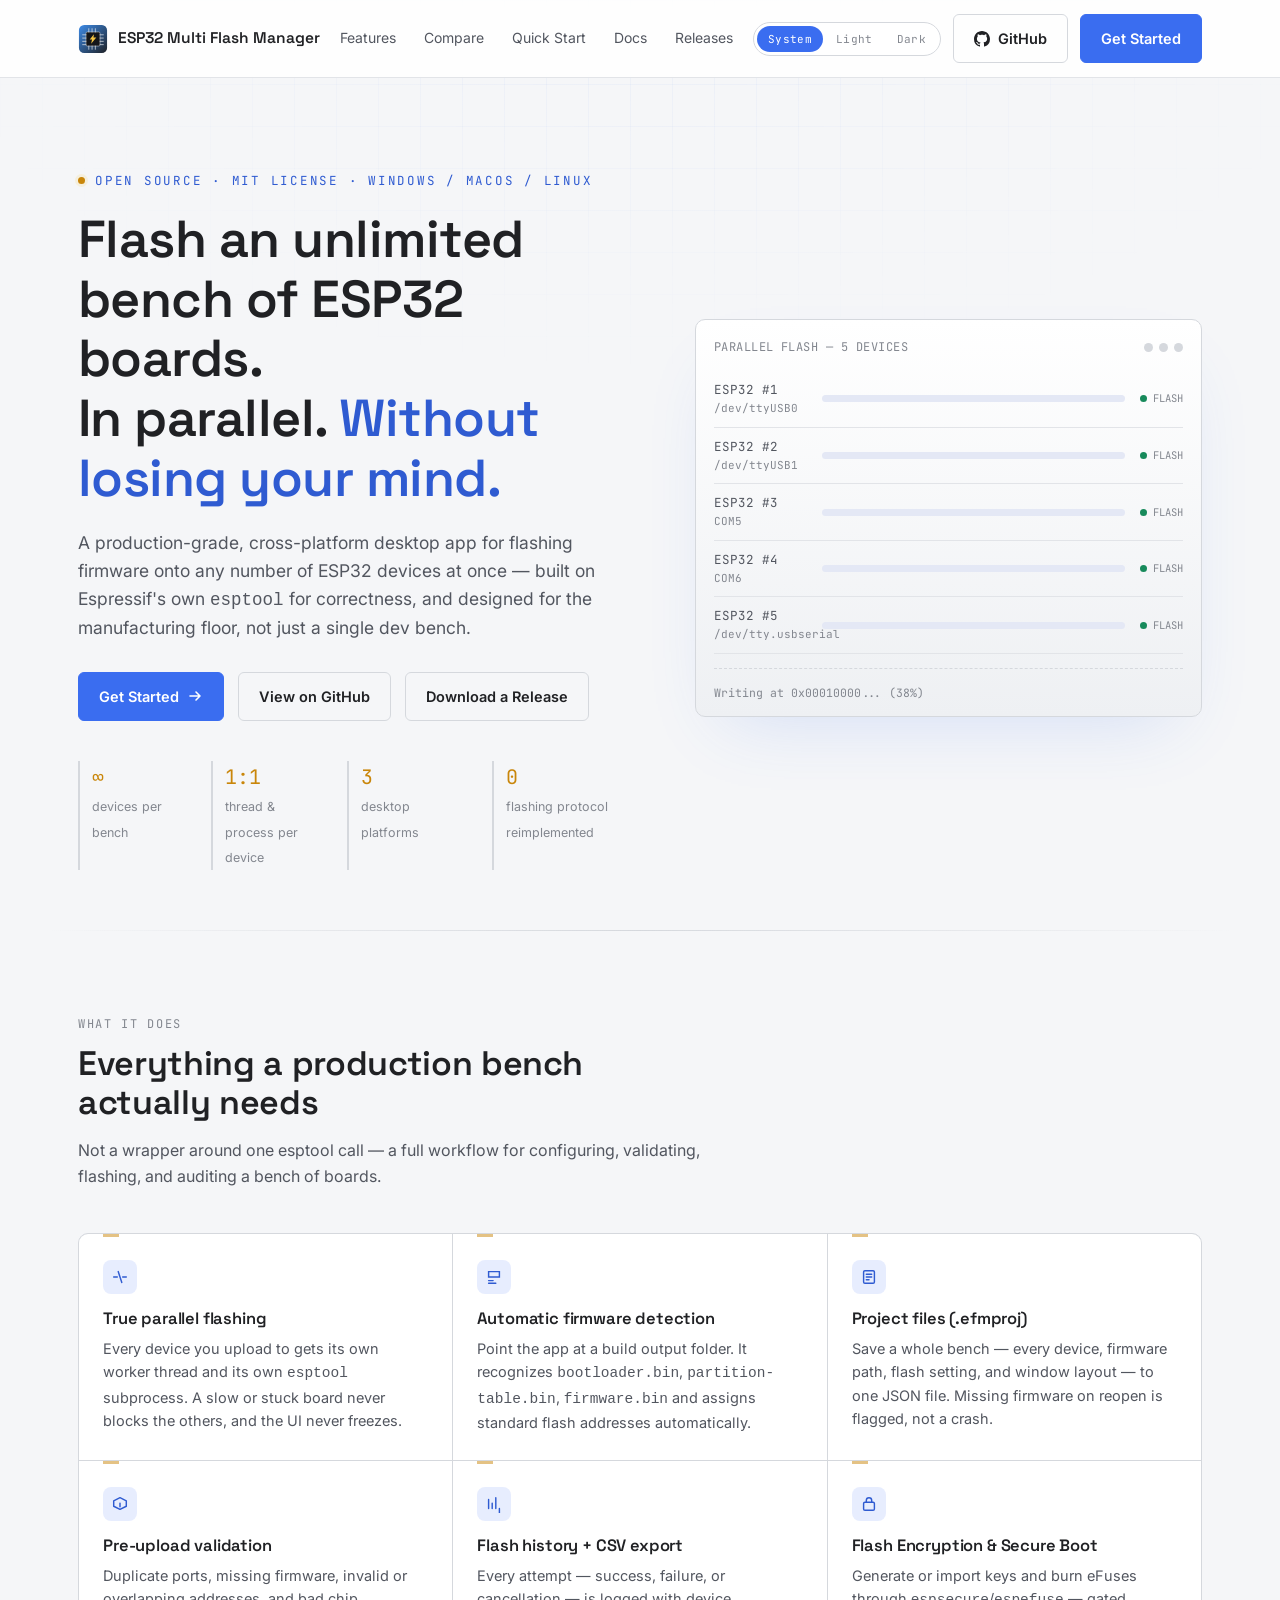
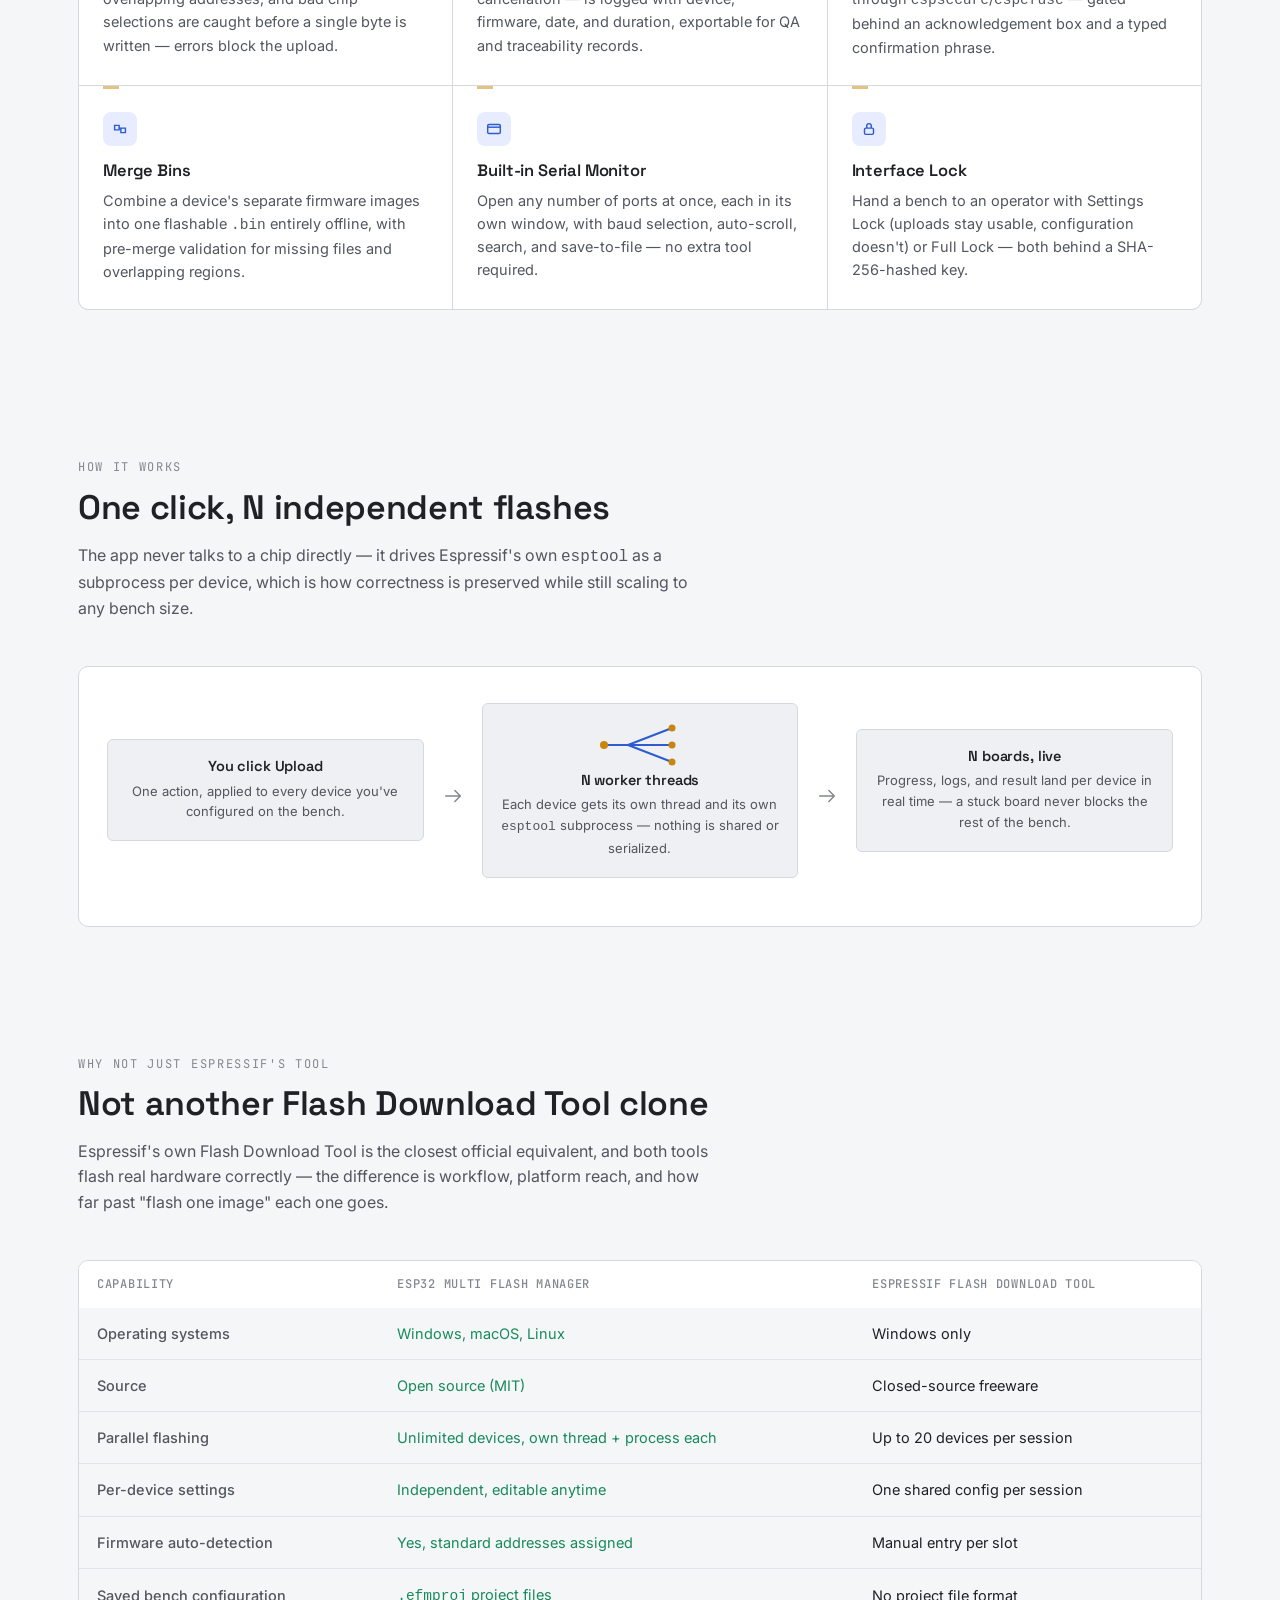
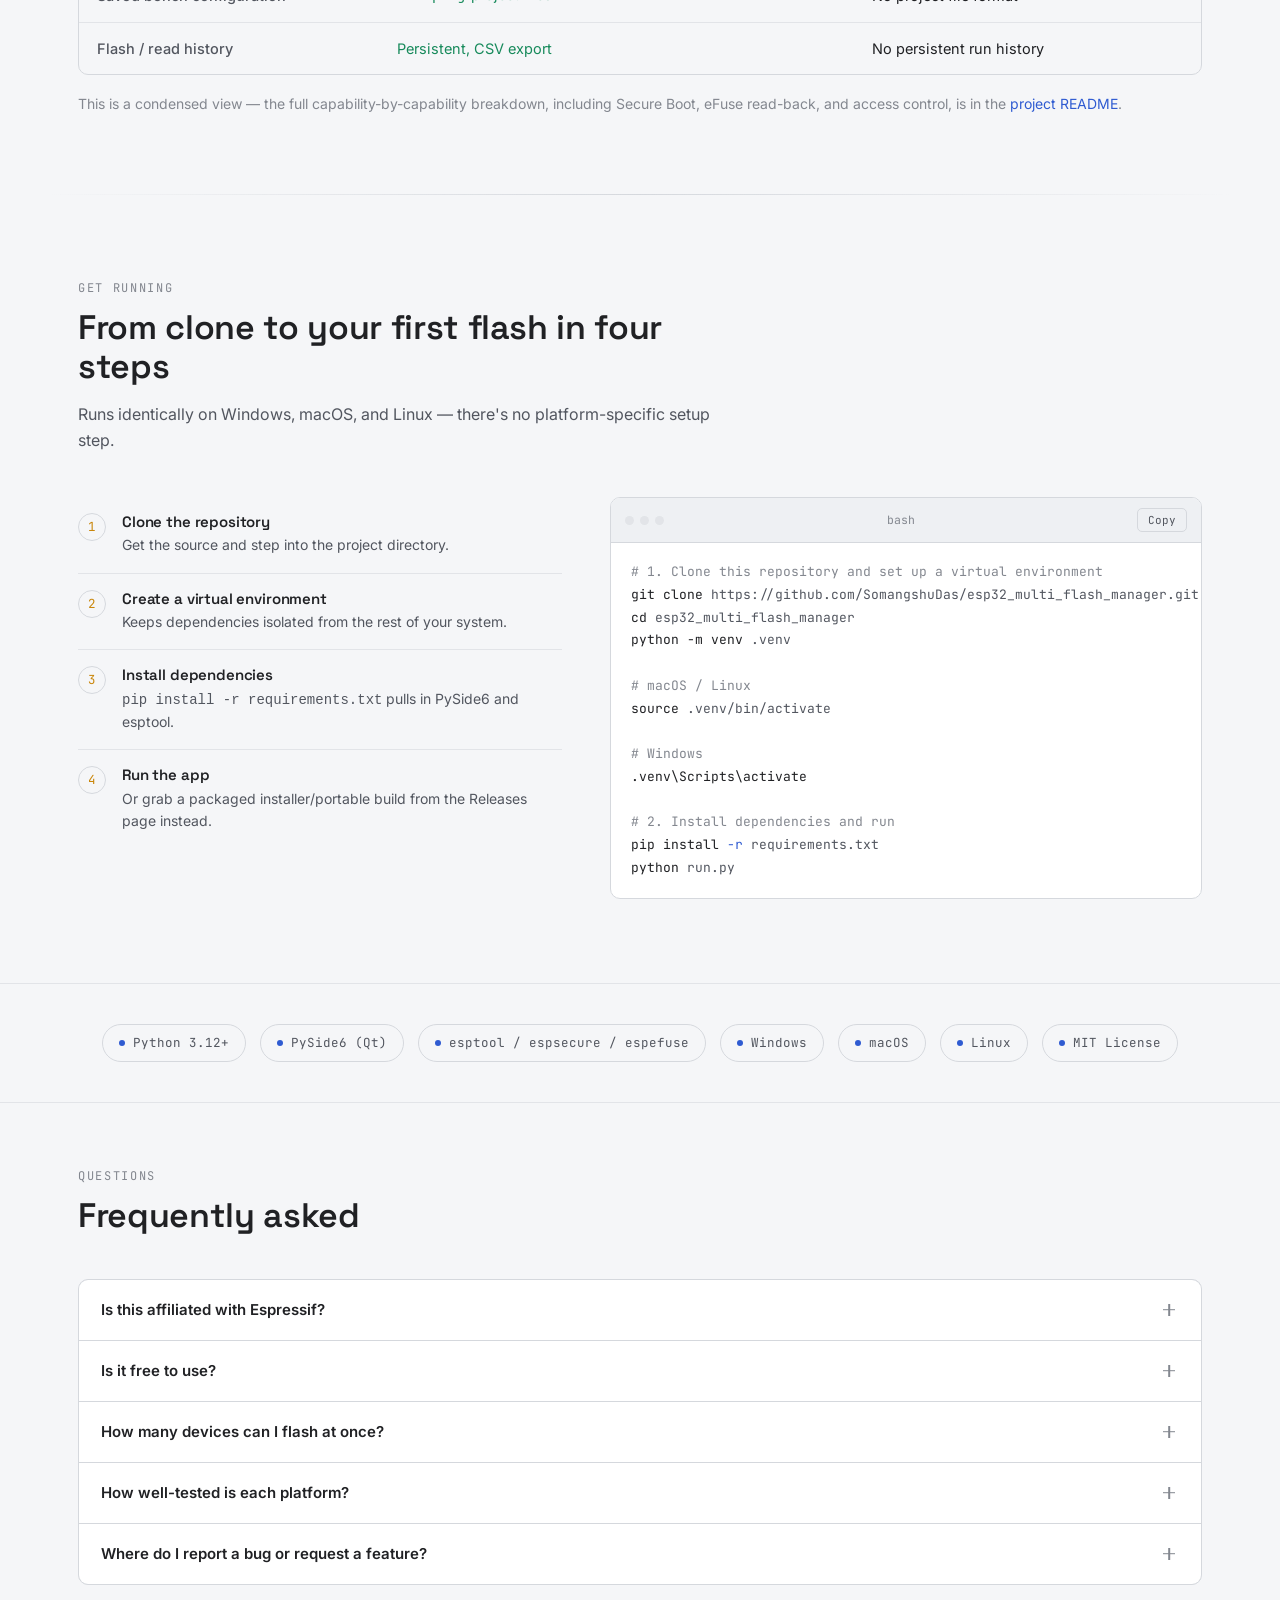
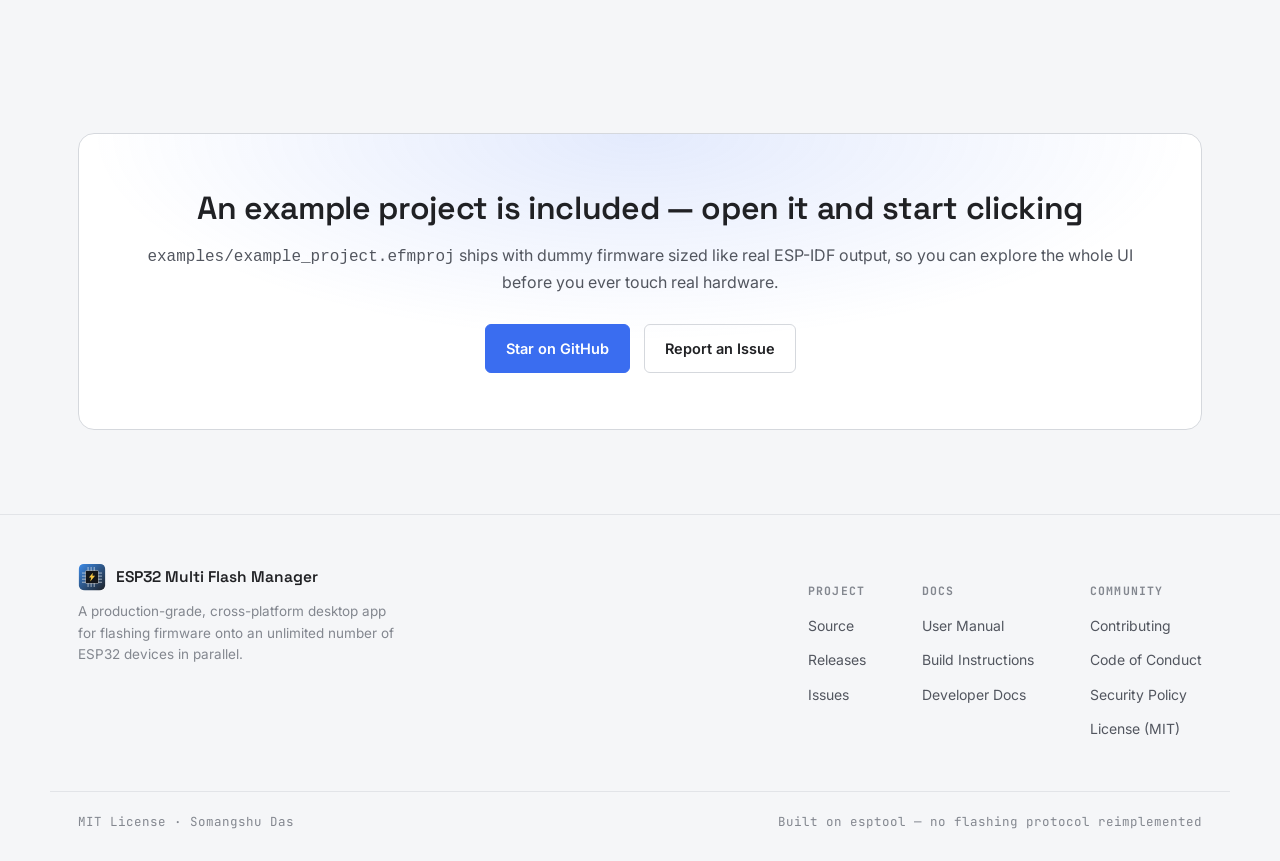
<file: index.html>
<!doctype html>
<html lang="en" class="no-js">
<head>
<meta charset="UTF-8">
<meta name="viewport" content="width=device-width, initial-scale=1">
<title>ESP32 Multi Flash Manager — Flash an unlimited bench of ESP32 boards, in parallel</title>
<meta name="description" content="A production-grade, cross-platform desktop app for flashing firmware onto an unlimited number of ESP32 devices in parallel, built on Espressif's own esptool. Open source, MIT licensed.">
<meta name="keywords" content="ESP32, esptool, firmware flashing, production flashing, batch flashing, secure boot, flash encryption, PySide6, open source">
<meta name="author" content="Somangshu Das">
<meta name="robots" content="index, follow">
<link rel="canonical" href="https://somangshudas.github.io/esp32_multi_flash_manager/">
<meta name="color-scheme" content="dark light">
<meta name="theme-color" content="#0a0c0f" media="(prefers-color-scheme: dark)">
<meta name="theme-color" content="#f5f6f8" media="(prefers-color-scheme: light)">

<link rel="icon" type="image/svg+xml" href="assets/mark.svg">
<link rel="icon" type="image/png" sizes="32x32" href="assets/favicon-32.png">
<link rel="icon" type="image/png" sizes="16x16" href="assets/favicon-16.png">
<link rel="apple-touch-icon" sizes="180x180" href="assets/apple-touch-icon.png">
<link rel="manifest" href="site.webmanifest">
<link rel="preconnect" href="https://fonts.googleapis.com">
<link rel="preconnect" href="https://fonts.gstatic.com" crossorigin>
<link href="https://fonts.googleapis.com/css2?family=Space+Grotesk:wght@500;600;700&family=Inter:wght@400;500;600;700&family=JetBrains+Mono:wght@400;500;600&display=swap" rel="stylesheet">
<link rel="stylesheet" href="css/styles.css">

<!-- Open Graph -->
<meta property="og:title" content="ESP32 Multi Flash Manager">
<meta property="og:description" content="Flash an unlimited bench of ESP32 boards in parallel. Cross-platform, open source, built on esptool.">
<meta property="og:type" content="website">
<meta property="og:url" content="https://somangshudas.github.io/esp32_multi_flash_manager/">
<meta property="og:site_name" content="ESP32 Multi Flash Manager">
<meta property="og:image" content="https://somangshudas.github.io/esp32_multi_flash_manager/assets/og-image.png">
<meta property="og:image:width" content="1200">
<meta property="og:image:height" content="630">
<meta property="og:image:alt" content="ESP32 Multi Flash Manager — flash an unlimited bench of ESP32 boards in parallel">

<!-- Twitter -->
<meta name="twitter:card" content="summary_large_image">
<meta name="twitter:title" content="ESP32 Multi Flash Manager">
<meta name="twitter:description" content="Flash an unlimited bench of ESP32 boards in parallel. Cross-platform, open source, built on esptool.">
<meta name="twitter:image" content="https://somangshudas.github.io/esp32_multi_flash_manager/assets/og-image.png">

<!-- Structured data for search engines -->
<script type="application/ld+json">
{
  "@context": "https://schema.org",
  "@type": "SoftwareApplication",
  "name": "ESP32 Multi Flash Manager",
  "applicationCategory": "DeveloperApplication",
  "operatingSystem": "Windows, macOS, Linux",
  "description": "A production-grade, cross-platform desktop application for flashing firmware onto an unlimited number of ESP32 devices in parallel, built on Espressif's official esptool.",
  "url": "https://somangshudas.github.io/esp32_multi_flash_manager/",
  "downloadUrl": "https://github.com/SomangshuDas/esp32_multi_flash_manager/releases",
  "codeRepository": "https://github.com/SomangshuDas/esp32_multi_flash_manager",
  "license": "https://github.com/SomangshuDas/esp32_multi_flash_manager/blob/main/LICENSE",
  "author": {
    "@type": "Person",
    "name": "Somangshu Das",
    "url": "https://github.com/SomangshuDas"
  },
  "offers": {
    "@type": "Offer",
    "price": "0",
    "priceCurrency": "USD"
  }
}
</script>

<script>
  // Applied synchronously, before CSS paints, to avoid a flash of the
  // wrong theme. Falls back to the OS preference (handled in CSS) when
  // the visitor hasn't chosen Light or Dark explicitly.
  (function () {
    var saved = localStorage.getItem("efm-theme");
    if (saved === "light" || saved === "dark") {
      document.documentElement.setAttribute("data-theme", saved);
    }
  })();
</script>
</head>
<body>

<header class="site-nav">
  <div class="nav-inner container">
    <a class="brand" href="#top">
      <img src="assets/mark.svg" width="30" height="30" alt="">
      ESP32 Multi Flash Manager
    </a>
    <nav class="links">
      <a href="#features">Features</a>
      <a href="#compare">Compare</a>
      <a href="#quick-start">Quick Start</a>
      <a href="https://github.com/SomangshuDas/esp32_multi_flash_manager/tree/main/docs">Docs</a>
      <a href="https://github.com/SomangshuDas/esp32_multi_flash_manager/releases">Releases</a>
    </nav>
    <div class="nav-cta">
      <div class="theme-switch" role="group" aria-label="Theme" id="themeSwitch">
        <button type="button" data-theme-choice="system" aria-pressed="true">System</button>
        <button type="button" data-theme-choice="light" aria-pressed="false">Light</button>
        <button type="button" data-theme-choice="dark" aria-pressed="false">Dark</button>
      </div>
      <a class="btn btn-ghost" href="https://github.com/SomangshuDas/esp32_multi_flash_manager" target="_blank" rel="noopener">
        <svg viewBox="0 0 16 16" fill="currentColor"><path d="M8 0C3.58 0 0 3.58 0 8a8 8 0 0 0 5.47 7.59c.4.08.55-.17.55-.38 0-.19-.01-.82-.01-1.49-2.01.37-2.53-.49-2.69-.94-.09-.23-.48-.94-.82-1.13-.28-.15-.68-.52-.01-.53.63-.01 1.08.58 1.23.82.72 1.21 1.87.87 2.33.66.07-.52.28-.87.51-1.07-1.78-.2-3.64-.89-3.64-3.95 0-.87.31-1.59.82-2.15-.08-.2-.36-1.02.08-2.12 0 0 .67-.21 2.2.82.64-.18 1.32-.27 2-.27.68 0 1.36.09 2 .27 1.53-1.04 2.2-.82 2.2-.82.44 1.1.16 1.92.08 2.12.51.56.82 1.27.82 2.15 0 3.07-1.87 3.75-3.65 3.95.29.25.54.73.54 1.48 0 1.07-.01 1.93-.01 2.2 0 .21.15.46.55.38A8 8 0 0 0 16 8c0-4.42-3.58-8-8-8Z"/></svg>
        GitHub
      </a>
      <a class="btn btn-primary" href="#quick-start">Get Started</a>
    </div>
    <button class="nav-toggle" id="navToggle" aria-label="Toggle menu" aria-expanded="false">
      <svg width="18" height="18" viewBox="0 0 18 18" fill="none"><path d="M2 4.5h14M2 9h14M2 13.5h14" stroke="currentColor" stroke-width="1.6" stroke-linecap="round"/></svg>
    </button>
  </div>
  <div class="mobile-drawer" id="mobileDrawer">
    <a href="#features">Features</a>
    <a href="#how-it-works">How It Works</a>
    <a href="#compare">Compare</a>
    <a href="#quick-start">Quick Start</a>
    <a href="#faq">FAQ</a>
    <a href="https://github.com/SomangshuDas/esp32_multi_flash_manager/tree/main/docs">Docs</a>
    <a href="https://github.com/SomangshuDas/esp32_multi_flash_manager" target="_blank" rel="noopener">GitHub</a>
    <div class="theme-switch" role="group" aria-label="Theme" id="themeSwitchMobile">
      <button type="button" data-theme-choice="system" aria-pressed="true">System</button>
      <button type="button" data-theme-choice="light" aria-pressed="false">Light</button>
      <button type="button" data-theme-choice="dark" aria-pressed="false">Dark</button>
    </div>
  </div>
</header>

<main id="top">

  <!-- ============ HERO ============ -->
  <section class="hero">
    <div class="container hero-inner">
      <div>
        <span class="eyebrow">Open Source · MIT License · Windows / macOS / Linux</span>
        <h1>Flash an unlimited bench of ESP32 boards.<br>In parallel.<span class="accent"> Without losing your mind.</span></h1>
        <p class="lead">
          A production-grade, cross-platform desktop app for flashing firmware onto
          any number of ESP32 devices at once — built on Espressif's own
          <code>esptool</code> for correctness, and designed for the manufacturing
          floor, not just a single dev bench.
        </p>
        <div class="hero-ctas">
          <a class="btn btn-primary" href="#quick-start">
            Get Started
            <svg viewBox="0 0 16 16" fill="none"><path d="M3 8h10M9 4l4 4-4 4" stroke="currentColor" stroke-width="1.6" stroke-linecap="round" stroke-linejoin="round"/></svg>
          </a>
          <a class="btn btn-ghost" href="https://github.com/SomangshuDas/esp32_multi_flash_manager" target="_blank" rel="noopener">View on GitHub</a>
          <a class="btn btn-ghost" href="https://github.com/SomangshuDas/esp32_multi_flash_manager/releases" target="_blank" rel="noopener">Download a Release</a>
        </div>
        <div class="stat-row">
          <div class="stat"><span class="num">∞</span><span class="label">devices per bench</span></div>
          <div class="stat"><span class="num">1:1</span><span class="label">thread &amp; process per device</span></div>
          <div class="stat"><span class="num">3</span><span class="label">desktop platforms</span></div>
          <div class="stat"><span class="num">0</span><span class="label">flashing protocol reimplemented</span></div>
        </div>
      </div>

      <!-- Signature visual: Parallel Flash Console -->
      <div class="console-panel" role="img" aria-label="Illustration of five ESP32 devices flashing in parallel, each with its own progress bar and status indicator">
        <div class="console-head">
          <span class="title">PARALLEL FLASH — 5 DEVICES</span>
          <div class="dots"><span></span><span></span><span></span></div>
        </div>

        <div class="device-row">
          <span class="dev-id">ESP32 #1<span class="port">/dev/ttyUSB0</span></span>
          <div class="bar-track"><div class="bar-fill"></div></div>
          <span class="status-dot">FLASH</span>
        </div>
        <div class="device-row">
          <span class="dev-id">ESP32 #2<span class="port">/dev/ttyUSB1</span></span>
          <div class="bar-track"><div class="bar-fill"></div></div>
          <span class="status-dot">FLASH</span>
        </div>
        <div class="device-row">
          <span class="dev-id">ESP32 #3<span class="port">COM5</span></span>
          <div class="bar-track"><div class="bar-fill"></div></div>
          <span class="status-dot">FLASH</span>
        </div>
        <div class="device-row">
          <span class="dev-id">ESP32 #4<span class="port">COM6</span></span>
          <div class="bar-track"><div class="bar-fill"></div></div>
          <span class="status-dot">FLASH</span>
        </div>
        <div class="device-row">
          <span class="dev-id">ESP32 #5<span class="port">/dev/tty.usbserial</span></span>
          <div class="bar-track"><div class="bar-fill"></div></div>
          <span class="status-dot">FLASH</span>
        </div>

        <div class="console-log" aria-hidden="true">
          <ul>
            <li>Writing at 0x00010000... (38%)</li>
            <li>Writing at 0x00010000... (71%)</li>
            <li class="ok">Hash of data verified. Leaving...</li>
            <li>Writing at 0x00001000... (12%)</li>
          </ul>
        </div>
      </div>
    </div>
  </section>

  <hr class="divider container">

  <!-- ============ FEATURES ============ -->
  <section id="features">
    <div class="container">
      <div class="section-head reveal">
        <span class="section-tag">What it does</span>
        <h2>Everything a production bench actually needs</h2>
        <p>Not a wrapper around one esptool call — a full workflow for configuring, validating, flashing, and auditing a bench of boards.</p>
      </div>

      <div class="feature-grid reveal">

        <article class="feature-card">
          <div class="mark"><svg viewBox="0 0 20 20" fill="none"><path d="M3 10h4M13 10h4M8 4l4 12" stroke="currentColor" stroke-width="1.6" stroke-linecap="round"/></svg></div>
          <h3>True parallel flashing</h3>
          <p>Every device you upload to gets its own worker thread and its own <code>esptool</code> subprocess. A slow or stuck board never blocks the others, and the UI never freezes.</p>
        </article>

        <article class="feature-card">
          <div class="mark"><svg viewBox="0 0 20 20" fill="none"><path d="M4 4h12v6H4zM4 14h5M4 17h8" stroke="currentColor" stroke-width="1.6" stroke-linecap="round"/></svg></div>
          <h3>Automatic firmware detection</h3>
          <p>Point the app at a build output folder. It recognizes <code>bootloader.bin</code>, <code>partition-table.bin</code>, <code>firmware.bin</code> and assigns standard flash addresses automatically.</p>
        </article>

        <article class="feature-card">
          <div class="mark"><svg viewBox="0 0 20 20" fill="none"><rect x="4" y="3" width="12" height="14" rx="1.5" stroke="currentColor" stroke-width="1.6"/><path d="M7 7h6M7 10h6M7 13h3" stroke="currentColor" stroke-width="1.6" stroke-linecap="round"/></svg></div>
          <h3>Project files (.efmproj)</h3>
          <p>Save a whole bench — every device, firmware path, flash setting, and window layout — to one JSON file. Missing firmware on reopen is flagged, not a crash.</p>
        </article>

        <article class="feature-card">
          <div class="mark"><svg viewBox="0 0 20 20" fill="none"><path d="M10 3l7 3.5v6L10 16l-7-3.5v-6L10 3z" stroke="currentColor" stroke-width="1.6" stroke-linejoin="round"/><path d="M10 9v4" stroke="currentColor" stroke-width="1.6" stroke-linecap="round"/></svg></div>
          <h3>Pre-upload validation</h3>
          <p>Duplicate ports, missing firmware, invalid or overlapping addresses, and bad chip selections are caught before a single byte is written — errors block the upload.</p>
        </article>

        <article class="feature-card">
          <div class="mark"><svg viewBox="0 0 20 20" fill="none"><path d="M4 15V5M8 15V9M12 15V3M16 15v7" stroke="currentColor" stroke-width="1.6" stroke-linecap="round"/></svg></div>
          <h3>Flash history + CSV export</h3>
          <p>Every attempt — success, failure, or cancellation — is logged with device, firmware, date, and duration, exportable for QA and traceability records.</p>
        </article>

        <article class="feature-card">
          <div class="mark"><svg viewBox="0 0 20 20" fill="none"><rect x="4" y="8" width="12" height="9" rx="1.5" stroke="currentColor" stroke-width="1.6"/><path d="M7 8V6a3 3 0 0 1 6 0v2" stroke="currentColor" stroke-width="1.6"/></svg></div>
          <h3>Flash Encryption &amp; Secure Boot</h3>
          <p>Generate or import keys and burn eFuses through <code>espsecure</code>/<code>espefuse</code> — gated behind an acknowledgement box and a typed confirmation phrase.</p>
        </article>

        <article class="feature-card">
          <div class="mark"><svg viewBox="0 0 20 20" fill="none"><path d="M4 6h5v5H4zM11 9h5v5h-5z" stroke="currentColor" stroke-width="1.6"/><path d="M9 8.5 11 10" stroke="currentColor" stroke-width="1.6"/></svg></div>
          <h3>Merge Bins</h3>
          <p>Combine a device's separate firmware images into one flashable <code>.bin</code> entirely offline, with pre-merge validation for missing files and overlapping regions.</p>
        </article>

        <article class="feature-card">
          <div class="mark"><svg viewBox="0 0 20 20" fill="none"><rect x="3" y="5" width="14" height="10" rx="1.5" stroke="currentColor" stroke-width="1.6"/><path d="M3 8h14" stroke="currentColor" stroke-width="1.6"/></svg></div>
          <h3>Built-in Serial Monitor</h3>
          <p>Open any number of ports at once, each in its own window, with baud selection, auto-scroll, search, and save-to-file — no extra tool required.</p>
        </article>

        <article class="feature-card">
          <div class="mark"><svg viewBox="0 0 20 20" fill="none"><rect x="5" y="9" width="10" height="7" rx="1.5" stroke="currentColor" stroke-width="1.6"/><path d="M7.5 9V6.5a2.5 2.5 0 0 1 5 0V9" stroke="currentColor" stroke-width="1.6"/></svg></div>
          <h3>Interface Lock</h3>
          <p>Hand a bench to an operator with Settings Lock (uploads stay usable, configuration doesn't) or Full Lock — both behind a SHA-256-hashed key.</p>
        </article>

      </div>
    </div>
  </section>

  <!-- ============ HOW IT WORKS ============ -->
  <section id="how-it-works" class="tight">
    <div class="container">
      <div class="section-head reveal">
        <span class="section-tag">How it works</span>
        <h2>One click, N independent flashes</h2>
        <p>The app never talks to a chip directly — it drives Espressif's own <code>esptool</code> as a subprocess per device, which is how correctness is preserved while still scaling to any bench size.</p>
      </div>

      <div class="pipeline reveal">
        <div class="pipeline-node">
          <div class="node-box">
            <h4>You click Upload</h4>
            <p>One action, applied to every device you've configured on the bench.</p>
          </div>
        </div>

        <div class="pipeline-arrow" aria-hidden="true">
          <svg viewBox="0 0 24 24" fill="none"><path d="M4 12h16M14 6l6 6-6 6" stroke="currentColor" stroke-width="1.6" stroke-linecap="round" stroke-linejoin="round"/></svg>
        </div>

        <div class="pipeline-node">
          <div class="node-box">
            <div class="fanout" aria-hidden="true">
              <svg viewBox="0 0 84 46">
                <path class="trunk" d="M6 23 H30 M30 23 L74 6 M30 23 L74 23 M30 23 L74 40"/>
                <circle class="leaf" cx="6" cy="23" r="4"/>
                <circle class="leaf" cx="74" cy="6" r="3.5"/>
                <circle class="leaf" cx="74" cy="23" r="3.5"/>
                <circle class="leaf" cx="74" cy="40" r="3.5"/>
              </svg>
            </div>
            <h4>N worker threads</h4>
            <p>Each device gets its own thread and its own <code>esptool</code> subprocess — nothing is shared or serialized.</p>
          </div>
        </div>

        <div class="pipeline-arrow" aria-hidden="true">
          <svg viewBox="0 0 24 24" fill="none"><path d="M4 12h16M14 6l6 6-6 6" stroke="currentColor" stroke-width="1.6" stroke-linecap="round" stroke-linejoin="round"/></svg>
        </div>

        <div class="pipeline-node">
          <div class="node-box">
            <h4>N boards, live</h4>
            <p>Progress, logs, and result land per device in real time — a stuck board never blocks the rest of the bench.</p>
          </div>
        </div>
      </div>
    </div>
  </section>

  <!-- ============ COMPARE ============ -->
  <section id="compare" class="tight">
    <div class="container">
      <div class="section-head reveal">
        <span class="section-tag">Why not just Espressif's tool</span>
        <h2>Not another Flash Download Tool clone</h2>
        <p>
          Espressif's own Flash Download Tool is the closest official
          equivalent, and both tools flash real hardware correctly — the
          difference is workflow, platform reach, and how far past
          "flash one image" each one goes.
        </p>
      </div>

      <div class="compare-table-wrap">
        <table class="compare">
          <thead>
            <tr><th>Capability</th><th>ESP32 Multi Flash Manager</th><th>Espressif Flash Download Tool</th></tr>
          </thead>
          <tbody>
            <tr><th scope="row">Operating systems</th><td class="yes">Windows, macOS, Linux</td><td>Windows only</td></tr>
            <tr><th scope="row">Source</th><td class="yes">Open source (MIT)</td><td>Closed-source freeware</td></tr>
            <tr><th scope="row">Parallel flashing</th><td class="yes">Unlimited devices, own thread + process each</td><td>Up to 20 devices per session</td></tr>
            <tr><th scope="row">Per-device settings</th><td class="yes">Independent, editable anytime</td><td>One shared config per session</td></tr>
            <tr><th scope="row">Firmware auto-detection</th><td class="yes">Yes, standard addresses assigned</td><td>Manual entry per slot</td></tr>
            <tr><th scope="row">Saved bench configuration</th><td class="yes"><code>.efmproj</code> project files</td><td>No project file format</td></tr>
            <tr><th scope="row">Flash / read history</th><td class="yes">Persistent, CSV export</td><td>No persistent run history</td></tr>
          </tbody>
        </table>
      </div>
      <p class="compare-foot">
        This is a condensed view — the full capability-by-capability
        breakdown, including Secure Boot, eFuse read-back, and access
        control, is in the
        <a href="https://github.com/SomangshuDas/esp32_multi_flash_manager#esp32-multi-flash-manager-vs-espressif-flash-download-tool" target="_blank" rel="noopener">project README</a>.
      </p>
    </div>
  </section>

  <hr class="divider container">

  <!-- ============ QUICK START ============ -->
  <section id="quick-start">
    <div class="container">
      <div class="section-head reveal">
        <span class="section-tag">Get running</span>
        <h2>From clone to your first flash in four steps</h2>
        <p>Runs identically on Windows, macOS, and Linux — there's no platform-specific setup step.</p>
      </div>

      <div class="quickstart-grid">
        <ol class="step-list">
          <li>
            <div>
              <h4>Clone the repository</h4>
              <p>Get the source and step into the project directory.</p>
            </div>
          </li>
          <li>
            <div>
              <h4>Create a virtual environment</h4>
              <p>Keeps dependencies isolated from the rest of your system.</p>
            </div>
          </li>
          <li>
            <div>
              <h4>Install dependencies</h4>
              <p><code>pip install -r requirements.txt</code> pulls in PySide6 and esptool.</p>
            </div>
          </li>
          <li>
            <div>
              <h4>Run the app</h4>
              <p>Or grab a packaged installer/portable build from the Releases page instead.</p>
            </div>
          </li>
        </ol>

        <div class="terminal">
          <div class="term-head">
            <div class="dots"><span></span><span></span><span></span></div>
            <span class="label">bash</span>
            <button class="copy-btn" id="copyCmd" type="button">Copy</button>
          </div>
          <pre id="cmdBlock"><span class="comment"># 1. Clone this repository and set up a virtual environment</span>
<span class="cmd">git clone</span> https://github.com/SomangshuDas/esp32_multi_flash_manager.git
<span class="cmd">cd</span> esp32_multi_flash_manager
<span class="cmd">python -m venv</span> .venv

<span class="comment"># macOS / Linux</span>
<span class="cmd">source</span> .venv/bin/activate

<span class="comment"># Windows</span>
<span class="cmd">.venv\Scripts\activate</span>

<span class="comment"># 2. Install dependencies and run</span>
<span class="cmd">pip install</span> <span class="flag">-r</span> requirements.txt
<span class="cmd">python</span> run.py</pre>
        </div>
      </div>
    </div>
  </section>

  <!-- ============ PLATFORM BAND ============ -->
  <div class="platform-band">
    <div class="container platform-inner">
      <span class="chip"><span class="sw"></span>Python 3.12+</span>
      <span class="chip"><span class="sw"></span>PySide6 (Qt)</span>
      <span class="chip"><span class="sw"></span>esptool / espsecure / espefuse</span>
      <span class="chip"><span class="sw"></span>Windows</span>
      <span class="chip"><span class="sw"></span>macOS</span>
      <span class="chip"><span class="sw"></span>Linux</span>
      <span class="chip"><span class="sw"></span>MIT License</span>
    </div>
  </div>

  <!-- ============ FAQ ============ -->
  <section id="faq" class="tight">
    <div class="container">
      <div class="section-head reveal">
        <span class="section-tag">Questions</span>
        <h2>Frequently asked</h2>
      </div>

      <div class="faq-list reveal">
        <details class="faq-item">
          <summary>Is this affiliated with Espressif?<span class="plus" aria-hidden="true"></span></summary>
          <div class="faq-body">No. It's an independent open-source project that drives Espressif's own <code>esptool</code>, <code>espsecure</code>, and <code>espefuse</code> as subprocesses — the flashing protocol itself is never reimplemented, so correctness comes from the same tools Espressif's own Flash Download Tool relies on.</div>
        </details>
        <details class="faq-item">
          <summary>Is it free to use?<span class="plus" aria-hidden="true"></span></summary>
          <div class="faq-body">Yes. It's MIT licensed and the source is fully available on <a href="https://github.com/SomangshuDas/esp32_multi_flash_manager" target="_blank" rel="noopener">GitHub</a>. <code>esptool</code>/<code>espsecure</code>/<code>espefuse</code> remain separate GPLv2 dependencies.</div>
        </details>
        <details class="faq-item">
          <summary>How many devices can I flash at once?<span class="plus" aria-hidden="true"></span></summary>
          <div class="faq-body">There's no hard-coded limit — every device gets its own thread and its own <code>esptool</code> subprocess. In practice the ceiling is your USB hubs and host machine, not the app.</div>
        </details>
        <details class="faq-item">
          <summary>How well-tested is each platform?<span class="plus" aria-hidden="true"></span></summary>
          <div class="faq-body">Windows 10 is tested. Linux and macOS installers are not yet tested on real hardware by the maintainer (no Apple hardware available), though the app itself runs identically on all three. If you hit an issue on Linux or macOS, reports are welcome.</div>
        </details>
        <details class="faq-item">
          <summary>Where do I report a bug or request a feature?<span class="plus" aria-hidden="true"></span></summary>
          <div class="faq-body">Open an issue on <a href="https://github.com/SomangshuDas/esp32_multi_flash_manager/issues" target="_blank" rel="noopener">GitHub Issues</a>. See <a href="https://github.com/SomangshuDas/esp32_multi_flash_manager/blob/main/CONTRIBUTING.md" target="_blank" rel="noopener">CONTRIBUTING.md</a> if you'd like to submit a fix yourself.</div>
        </details>
      </div>
    </div>
  </section>

  <!-- ============ CTA BAND ============ -->
  <section>
    <div class="container">
      <div class="cta-band reveal">
        <h2>An example project is included — open it and start clicking</h2>
        <p><code>examples/example_project.efmproj</code> ships with dummy firmware sized like real ESP-IDF output, so you can explore the whole UI before you ever touch real hardware.</p>
        <div class="hero-ctas">
          <a class="btn btn-primary" href="https://github.com/SomangshuDas/esp32_multi_flash_manager" target="_blank" rel="noopener">Star on GitHub</a>
          <a class="btn btn-ghost" href="https://github.com/SomangshuDas/esp32_multi_flash_manager/issues" target="_blank" rel="noopener">Report an Issue</a>
        </div>
      </div>
    </div>
  </section>

</main>

<footer>
  <div class="container footer-inner">
    <div class="footer-brand">
      <a class="brand" href="#top">
        <img src="assets/mark.svg" width="28" height="28" alt="">
        ESP32 Multi Flash Manager
      </a>
      <p>A production-grade, cross-platform desktop app for flashing firmware onto an unlimited number of ESP32 devices in parallel.</p>
    </div>
    <div class="footer-cols">
      <div class="footer-col">
        <h5>Project</h5>
        <ul>
          <li><a href="https://github.com/SomangshuDas/esp32_multi_flash_manager" target="_blank" rel="noopener">Source</a></li>
          <li><a href="https://github.com/SomangshuDas/esp32_multi_flash_manager/releases" target="_blank" rel="noopener">Releases</a></li>
          <li><a href="https://github.com/SomangshuDas/esp32_multi_flash_manager/issues" target="_blank" rel="noopener">Issues</a></li>
        </ul>
      </div>
      <div class="footer-col">
        <h5>Docs</h5>
        <ul>
          <li><a href="https://github.com/SomangshuDas/esp32_multi_flash_manager/blob/main/docs/USER_MANUAL.md" target="_blank" rel="noopener">User Manual</a></li>
          <li><a href="https://github.com/SomangshuDas/esp32_multi_flash_manager/blob/main/docs/BUILD_INSTRUCTIONS.md" target="_blank" rel="noopener">Build Instructions</a></li>
          <li><a href="https://github.com/SomangshuDas/esp32_multi_flash_manager/blob/main/docs/DEVELOPER_DOCUMENTATION.md" target="_blank" rel="noopener">Developer Docs</a></li>
        </ul>
      </div>
      <div class="footer-col">
        <h5>Community</h5>
        <ul>
          <li><a href="https://github.com/SomangshuDas/esp32_multi_flash_manager/blob/main/CONTRIBUTING.md" target="_blank" rel="noopener">Contributing</a></li>
          <li><a href="https://github.com/SomangshuDas/esp32_multi_flash_manager/blob/main/CODE_OF_CONDUCT.md" target="_blank" rel="noopener">Code of Conduct</a></li>
          <li><a href="https://github.com/SomangshuDas/esp32_multi_flash_manager/blob/main/SECURITY.md" target="_blank" rel="noopener">Security Policy</a></li>
          <li><a href="LICENSE">License (MIT)</a></li>
        </ul>
      </div>
    </div>
  </div>
  <div class="container footer-bottom">
    <span><a href="LICENSE">MIT License</a> · Somangshu Das</span>
    <span>Built on esptool — no flashing protocol reimplemented</span>
  </div>
</footer>

<script src="js/main.js"></script>
</body>
</html>
</file>
<file: css/styles.css>
/* ============================================================
   ESP32 Multi Flash Manager — marketing site
   Design tokens are derived from the app's own icon and theme
   files (resources/icons/app_icon.svg, resources/themes/*.qss):
   the same blue/amber/near-black palette the desktop app uses.
   ============================================================ */

:root {
  /* Surfaces */
  --bg: #0a0c0f;
  --bg-panel: #12151a;
  --bg-panel-2: #171b21;
  --bg-panel-3: #1c2129;
  --line: #232830;
  --line-soft: #1a1e25;

  /* Accents (pulled from the app icon: blue body, amber bolt, green = "connected") */
  --blue: #3a6df0;
  --blue-bright: #6690ff;
  --blue-dim: #23407e;
  --amber: #f5c542;
  --green: #35c98f;
  --red: #ef5350;

  /* Text */
  --text: #e8eaed;
  --text-dim: #9aa2ac;
  --text-faint: #5b6270;

  /* Type */
  --font-display: 'Space Grotesk', 'Segoe UI', sans-serif;
  --font-body: 'Inter', 'Segoe UI', sans-serif;
  --font-mono: 'JetBrains Mono', 'SFMono-Regular', Consolas, monospace;

  --nav-bg: rgba(10, 12, 15, 0.82);
  --shadow-glow: rgba(58, 109, 240, 0.35);

  --radius: 10px;
  --radius-sm: 6px;
  --container: 1180px;

  color-scheme: dark;
}

/* Light theme — colors taken directly from the app's own resources/themes/light.qss,
   not invented separately, so the site's "Light" mode matches what Light mode
   actually looks like inside the desktop app. */
:root[data-theme="light"],
:root:not([data-theme]) {
  --bg: #0a0c0f;
}
:root[data-theme="light"] {
  --bg: #f5f6f8;
  --bg-panel: #ffffff;
  --bg-panel-2: #eef0f3;
  --bg-panel-3: #e4e8f5;
  --line: #d5d8dd;
  --line-soft: #e2e4e8;

  --blue: #3a6df0;
  --blue-bright: #2f5bd1;
  --blue-dim: #c7d6fb;
  --amber: #c9860a;
  --green: #178a5b;
  --red: #d9463b;

  --text: #202124;
  --text-dim: #52565f;
  --text-faint: #83878f;

  --nav-bg: rgba(255, 255, 255, 0.86);
  --shadow-glow: rgba(58, 109, 240, 0.18);
  color-scheme: light;
}

@media (prefers-color-scheme: light) {
  :root:not([data-theme]) {
    --bg: #f5f6f8;
    --bg-panel: #ffffff;
    --bg-panel-2: #eef0f3;
    --bg-panel-3: #e4e8f5;
    --line: #d5d8dd;
    --line-soft: #e2e4e8;

    --blue: #3a6df0;
    --blue-bright: #2f5bd1;
    --blue-dim: #c7d6fb;
    --amber: #c9860a;
    --green: #178a5b;
    --red: #d9463b;

    --text: #202124;
    --text-dim: #52565f;
    --text-faint: #83878f;

    --nav-bg: rgba(255, 255, 255, 0.86);
    --shadow-glow: rgba(58, 109, 240, 0.18);
    color-scheme: light;
  }
}

* { box-sizing: border-box; }

html { scroll-behavior: smooth; }

@media (prefers-reduced-motion: reduce) {
  html { scroll-behavior: auto; }
  *, *::before, *::after {
    animation-duration: 0.001ms !important;
    animation-iteration-count: 1 !important;
    transition-duration: 0.001ms !important;
    scroll-behavior: auto !important;
  }
}

body {
  margin: 0;
  background: var(--bg);
  color: var(--text);
  font-family: var(--font-body);
  font-size: 16px;
  line-height: 1.6;
  -webkit-font-smoothing: antialiased;
  transition: background-color 0.25s ease, color 0.25s ease;
}

/* Faint schematic grid wash behind the whole page */
body::before {
  content: "";
  position: fixed;
  inset: 0;
  z-index: -1;
  background-image:
    linear-gradient(rgba(58, 109, 240, 0.05) 1px, transparent 1px),
    linear-gradient(90deg, rgba(58, 109, 240, 0.05) 1px, transparent 1px);
  background-size: 42px 42px;
  mask-image: radial-gradient(ellipse 80% 60% at 50% 0%, black 0%, transparent 70%);
  -webkit-mask-image: radial-gradient(ellipse 80% 60% at 50% 0%, black 0%, transparent 70%);
}

h1, h2, h3, h4 {
  font-family: var(--font-display);
  font-weight: 600;
  line-height: 1.15;
  margin: 0;
  letter-spacing: -0.01em;
}

a { color: inherit; text-decoration: none; }

.container {
  max-width: var(--container);
  margin: 0 auto;
  padding: 0 28px;
}

.eyebrow {
  font-family: var(--font-mono);
  font-size: 12.5px;
  letter-spacing: 0.14em;
  text-transform: uppercase;
  color: var(--blue-bright);
  display: inline-flex;
  align-items: center;
  gap: 10px;
}
.eyebrow::before {
  content: "";
  width: 7px;
  height: 7px;
  border-radius: 50%;
  background: var(--amber);
  box-shadow: 0 0 0 3px rgba(245, 197, 66, 0.15);
}

.section-tag {
  display: block;
  font-family: var(--font-mono);
  font-size: 12px;
  letter-spacing: 0.14em;
  text-transform: uppercase;
  color: var(--text-faint);
  margin-bottom: 10px;
}

/* ---------- Buttons ---------- */
.btn {
  display: inline-flex;
  align-items: center;
  gap: 8px;
  font-family: var(--font-body);
  font-weight: 600;
  font-size: 14.5px;
  padding: 12px 20px;
  border-radius: var(--radius-sm);
  border: 1px solid transparent;
  cursor: pointer;
  transition: background 0.15s ease, border-color 0.15s ease, transform 0.1s ease;
}
.btn:active { transform: translateY(1px); }

.btn-primary {
  background: var(--blue);
  color: #fff;
  border-color: var(--blue);
}
.btn-primary:hover { background: var(--blue-bright); border-color: var(--blue-bright); }

.btn-ghost {
  background: transparent;
  color: var(--text);
  border-color: var(--line);
}
.btn-ghost:hover { border-color: var(--text-faint); background: var(--bg-panel); }

.btn svg { width: 16px; height: 16px; flex-shrink: 0; }

/* ---------- Nav ---------- */
header.site-nav {
  position: sticky;
  top: 0;
  z-index: 50;
  background: var(--nav-bg);
  backdrop-filter: blur(10px);
  border-bottom: 1px solid var(--line-soft);
  transition: background-color 0.25s ease, border-color 0.25s ease;
}
.nav-inner {
  display: flex;
  align-items: center;
  justify-content: space-between;
  padding: 14px 28px;
}
.brand {
  display: flex;
  align-items: center;
  gap: 10px;
  font-family: var(--font-display);
  font-weight: 600;
  font-size: 15.5px;
}
.brand img { display: block; border-radius: 7px; }
.brand .sub { color: var(--text-faint); font-weight: 400; }

nav.links {
  display: flex;
  align-items: center;
  gap: 28px;
  font-size: 14px;
  color: var(--text-dim);
}
nav.links a:hover { color: var(--text); }
.nav-cta { display: flex; align-items: center; gap: 12px; }

/* ---------- Theme switch (System / Light / Dark — mirrors the app's own
   Settings option, which defaults to System Default) ---------- */
.theme-switch {
  display: inline-flex;
  align-items: center;
  background: var(--bg-panel);
  border: 1px solid var(--line);
  border-radius: 999px;
  padding: 3px;
  gap: 2px;
}
.theme-switch button {
  border: none;
  background: transparent;
  color: var(--text-faint);
  font-family: var(--font-mono);
  font-size: 11px;
  letter-spacing: 0.03em;
  padding: 6px 11px;
  border-radius: 999px;
  cursor: pointer;
  transition: background-color 0.15s ease, color 0.15s ease;
}
.theme-switch button:hover { color: var(--text); }
.theme-switch button[aria-pressed="true"] {
  background: var(--blue);
  color: #fff;
}

.nav-toggle {
  display: none;
  background: none;
  border: 1px solid var(--line);
  border-radius: var(--radius-sm);
  color: var(--text);
  width: 38px;
  height: 38px;
  align-items: center;
  justify-content: center;
  cursor: pointer;
}

@media (max-width: 880px) {
  nav.links { display: none; }
  .nav-toggle { display: flex; }
  .nav-cta .btn-ghost { display: none; }
}

/* ---------- Hero ---------- */
.hero {
  padding: 88px 0 60px;
  position: relative;
  overflow: hidden;
}
.hero-inner {
  display: grid;
  grid-template-columns: 1.05fr 0.95fr;
  gap: 56px;
  align-items: center;
}
.hero h1 {
  font-size: clamp(34px, 4.4vw, 52px);
  margin: 18px 0 20px;
}
.hero h1 .accent { color: var(--blue-bright); }
.hero p.lead {
  font-size: 17.5px;
  color: var(--text-dim);
  max-width: 54ch;
  margin-bottom: 30px;
}
.hero-ctas { display: flex; gap: 14px; flex-wrap: wrap; margin-bottom: 40px; }

.stat-row {
  display: grid;
  grid-template-columns: repeat(4, auto);
  gap: 28px;
}
.stat { border-left: 2px solid var(--line); padding-left: 12px; }
.stat .num {
  font-family: var(--font-mono);
  font-size: 20px;
  color: var(--amber);
  display: block;
}
.stat .label {
  font-size: 12.5px;
  color: var(--text-faint);
}

@media (max-width: 980px) {
  .hero-inner { grid-template-columns: 1fr; }
  .stat-row { grid-template-columns: repeat(2, auto); row-gap: 18px; }
}

/* ---------- Signature visual: Parallel Flash Console ---------- */
.console-panel {
  background: linear-gradient(180deg, var(--bg-panel), var(--bg-panel-2));
  border: 1px solid var(--line);
  border-radius: var(--radius);
  padding: 18px 18px 14px;
  box-shadow: 0 30px 70px -30px var(--shadow-glow);
}
.console-panel .console-head {
  display: flex;
  align-items: center;
  justify-content: space-between;
  margin-bottom: 14px;
}
.console-panel .console-head .dots { display: flex; gap: 6px; }
.console-panel .console-head .dots span {
  width: 9px; height: 9px; border-radius: 50%; background: var(--line);
}
.console-panel .console-head .title {
  font-family: var(--font-mono);
  font-size: 12px;
  color: var(--text-faint);
  letter-spacing: 0.04em;
}

.device-row {
  display: grid;
  grid-template-columns: 96px 1fr 46px;
  align-items: center;
  gap: 12px;
  padding: 9px 0;
  border-bottom: 1px solid var(--line-soft);
}
.device-row:last-of-type { border-bottom: none; }
.device-row .dev-id {
  font-family: var(--font-mono);
  font-size: 12.5px;
  color: var(--text-dim);
}
.device-row .dev-id .port { color: var(--text-faint); display: block; font-size: 11px; }

.bar-track {
  height: 7px;
  background: var(--bg-panel-3);
  border-radius: 4px;
  overflow: hidden;
  position: relative;
}
.bar-fill {
  position: absolute;
  inset: 0 auto 0 0;
  width: 0%;
  border-radius: 4px;
  background: linear-gradient(90deg, var(--blue), var(--blue-bright));
  animation: fillbar 4.2s cubic-bezier(.4,0,.2,1) infinite;
}
.device-row:nth-child(1) .bar-fill { animation-delay: 0s; }
.device-row:nth-child(2) .bar-fill { animation-delay: .5s; background: linear-gradient(90deg, var(--amber), #ffd873); }
.device-row:nth-child(3) .bar-fill { animation-delay: 1.1s; }
.device-row:nth-child(4) .bar-fill { animation-delay: .2s; background: linear-gradient(90deg, var(--amber), #ffd873); }
.device-row:nth-child(5) .bar-fill { animation-delay: .8s; }

@keyframes fillbar {
  0% { width: 0%; }
  55% { width: 100%; }
  78% { width: 100%; }
  100% { width: 0%; }
}

.status-dot {
  justify-self: end;
  display: inline-flex;
  align-items: center;
  gap: 6px;
  font-family: var(--font-mono);
  font-size: 10.5px;
  color: var(--text-faint);
}
.status-dot::before {
  content: "";
  width: 7px; height: 7px; border-radius: 50%;
  background: var(--green);
  animation: pulse-status 4.2s cubic-bezier(.4,0,.2,1) infinite;
}
.device-row:nth-child(1) .status-dot::before { animation-delay: 0s; }
.device-row:nth-child(2) .status-dot::before { animation-delay: .5s; }
.device-row:nth-child(3) .status-dot::before { animation-delay: 1.1s; }
.device-row:nth-child(4) .status-dot::before { animation-delay: .2s; }
.device-row:nth-child(5) .status-dot::before { animation-delay: .8s; }

@keyframes pulse-status {
  0% { background: var(--text-faint); }
  10% { background: var(--amber); }
  55% { background: var(--amber); }
  70% { background: var(--green); }
  100% { background: var(--text-faint); }
}

.console-log {
  margin-top: 14px;
  padding-top: 12px;
  border-top: 1px dashed var(--line);
  font-family: var(--font-mono);
  font-size: 11.5px;
  color: var(--text-faint);
  height: 34px;
  overflow: hidden;
  position: relative;
}
.console-log ul {
  list-style: none;
  margin: 0; padding: 0;
  animation: logscroll 6s linear infinite;
}
.console-log li { padding: 3px 0; white-space: nowrap; }
.console-log li .ok { color: var(--green); }
@keyframes logscroll {
  0%, 12% { transform: translateY(0); }
  30%, 42% { transform: translateY(-34px); }
  60%, 72% { transform: translateY(-68px); }
  90%, 100% { transform: translateY(-102px); }
}

/* ---------- Sections generic ---------- */
section { padding: 84px 0; }
section.tight { padding: 64px 0; }
.section-head { max-width: 640px; margin-bottom: 44px; }
.section-head h2 { font-size: clamp(26px, 3vw, 34px); margin-bottom: 14px; }
.section-head p { color: var(--text-dim); font-size: 16px; }

.divider {
  height: 1px;
  background: linear-gradient(90deg, transparent, var(--line), transparent);
  border: none;
}

/* ---------- Feature grid ---------- */
.feature-grid {
  display: grid;
  grid-template-columns: repeat(3, 1fr);
  gap: 1px;
  background: var(--line);
  border: 1px solid var(--line);
  border-radius: var(--radius);
  overflow: hidden;
}
.feature-card {
  background: var(--bg-panel);
  padding: 26px 24px;
  position: relative;
  transition: background 0.15s ease;
}
.feature-card:hover { background: var(--bg-panel-2); }
.feature-card .mark {
  width: 34px; height: 34px;
  border-radius: 8px;
  display: flex; align-items: center; justify-content: center;
  background: rgba(58, 109, 240, 0.12);
  color: var(--blue-bright);
  margin-bottom: 16px;
}
.feature-card .mark svg { width: 18px; height: 18px; }
.feature-card h3 { font-size: 16.5px; margin-bottom: 8px; }
.feature-card p { color: var(--text-dim); font-size: 14.5px; margin: 0; }

/* connector-pin motif along top edge of each card, echoing the app icon */
.feature-card::before {
  content: "";
  position: absolute;
  top: 0; left: 24px;
  width: 16px; height: 3px;
  background: var(--amber);
  opacity: 0.5;
}

@media (max-width: 900px) {
  .feature-grid { grid-template-columns: repeat(2, 1fr); }
}
@media (max-width: 620px) {
  .feature-grid { grid-template-columns: 1fr; }
}

/* ---------- Compare section ---------- */
.compare-table-wrap {
  border: 1px solid var(--line);
  border-radius: var(--radius);
  overflow: hidden;
}
table.compare {
  width: 100%;
  border-collapse: collapse;
  font-size: 14.5px;
}
table.compare th, table.compare td {
  text-align: left;
  padding: 14px 18px;
  border-bottom: 1px solid var(--line-soft);
}
table.compare thead th {
  background: var(--bg-panel);
  font-family: var(--font-mono);
  font-size: 12px;
  letter-spacing: 0.06em;
  text-transform: uppercase;
  color: var(--text-faint);
  font-weight: 500;
}
table.compare tbody th {
  color: var(--text-dim);
  font-weight: 500;
  white-space: nowrap;
}
table.compare td.yes { color: var(--green); }
table.compare tr:last-child td, table.compare tr:last-child th { border-bottom: none; }
table.compare tbody tr:hover { background: var(--bg-panel-2); }
.compare-foot {
  margin-top: 18px;
  font-size: 14px;
  color: var(--text-faint);
}
.compare-foot a { color: var(--blue-bright); }
.compare-foot a:hover { text-decoration: underline; }

@media (max-width: 720px) {
  table.compare { font-size: 13px; }
  table.compare th, table.compare td { padding: 10px 12px; }
}

/* ---------- Quick start ---------- */
.quickstart-grid {
  display: grid;
  grid-template-columns: 0.9fr 1.1fr;
  gap: 48px;
  align-items: start;
}
.step-list { list-style: none; margin: 0; padding: 0; counter-reset: step; }
.step-list li {
  counter-increment: step;
  display: grid;
  grid-template-columns: 30px 1fr;
  gap: 14px;
  padding: 16px 0;
  border-bottom: 1px solid var(--line-soft);
}
.step-list li:last-child { border-bottom: none; }
.step-list li::before {
  content: counter(step);
  font-family: var(--font-mono);
  font-size: 12.5px;
  color: var(--amber);
  border: 1px solid var(--line);
  border-radius: 50%;
  width: 26px; height: 26px;
  display: flex; align-items: center; justify-content: center;
}
.step-list h4 { font-size: 15px; margin-bottom: 4px; }
.step-list p { margin: 0; color: var(--text-dim); font-size: 14px; }

.terminal {
  background: var(--bg-panel);
  border: 1px solid var(--line);
  border-radius: var(--radius);
  overflow: hidden;
}
.terminal .term-head {
  display: flex;
  align-items: center;
  justify-content: space-between;
  padding: 10px 14px;
  border-bottom: 1px solid var(--line);
  background: var(--bg-panel-2);
}
.terminal .term-head .dots { display: flex; gap: 6px; }
.terminal .term-head .dots span { width: 9px; height: 9px; border-radius: 50%; background: var(--line-soft); }
.terminal .term-head .label {
  font-family: var(--font-mono); font-size: 11.5px; color: var(--text-faint);
}
.copy-btn {
  background: none; border: 1px solid var(--line); color: var(--text-dim);
  font-family: var(--font-mono); font-size: 11px; padding: 4px 10px;
  border-radius: 5px; cursor: pointer;
}
.copy-btn:hover { color: var(--text); border-color: var(--text-faint); }
.terminal pre {
  margin: 0;
  padding: 18px 20px;
  font-family: var(--font-mono);
  font-size: 13px;
  line-height: 1.75;
  color: var(--text-dim);
  overflow-x: auto;
}
.terminal pre .comment { color: var(--text-faint); }
.terminal pre .cmd { color: var(--text); }
.terminal pre .flag { color: var(--blue-bright); }

@media (max-width: 900px) {
  .quickstart-grid { grid-template-columns: 1fr; }
}

/* ---------- Platform band ---------- */
.platform-band {
  border-top: 1px solid var(--line-soft);
  border-bottom: 1px solid var(--line-soft);
  padding: 40px 0;
}
.platform-inner {
  display: flex;
  flex-wrap: wrap;
  gap: 14px;
  justify-content: center;
}
.chip {
  font-family: var(--font-mono);
  font-size: 12.5px;
  color: var(--text-dim);
  border: 1px solid var(--line);
  border-radius: 999px;
  padding: 8px 16px;
  display: inline-flex;
  align-items: center;
  gap: 8px;
}
.chip .sw { width: 6px; height: 6px; border-radius: 50%; background: var(--blue-bright); }

/* ---------- CTA band ---------- */
.cta-band {
  background: radial-gradient(ellipse 70% 100% at 50% 0%, rgba(58,109,240,0.14), transparent 70%), var(--bg-panel);
  border: 1px solid var(--line);
  border-radius: 16px;
  padding: 56px 44px;
  text-align: center;
}
.cta-band h2 { font-size: clamp(24px, 3vw, 32px); margin-bottom: 14px; }
.cta-band p { color: var(--text-dim); margin-bottom: 28px; }
.cta-band .hero-ctas { justify-content: center; margin: 0; }

/* ---------- Footer ---------- */
footer {
  padding: 48px 0 40px;
  border-top: 1px solid var(--line-soft);
}
.footer-inner {
  display: flex;
  justify-content: space-between;
  align-items: flex-start;
  flex-wrap: wrap;
  gap: 32px;
}
.footer-brand .brand { margin-bottom: 10px; }
.footer-brand p { color: var(--text-faint); font-size: 13.5px; max-width: 36ch; margin: 0; }
.footer-cols { display: flex; gap: 56px; flex-wrap: wrap; }
.footer-col h5 {
  font-family: var(--font-mono);
  font-size: 11.5px;
  letter-spacing: 0.1em;
  text-transform: uppercase;
  color: var(--text-faint);
  margin-bottom: 12px;
}
.footer-col ul { list-style: none; margin: 0; padding: 0; }
.footer-col li { margin-bottom: 9px; }
.footer-col a { color: var(--text-dim); font-size: 14px; }
.footer-col a:hover { color: var(--text); }
.footer-bottom {
  margin-top: 40px;
  padding-top: 20px;
  border-top: 1px solid var(--line-soft);
  display: flex;
  justify-content: space-between;
  flex-wrap: wrap;
  gap: 12px;
  font-size: 12.5px;
  color: var(--text-faint);
  font-family: var(--font-mono);
}

/* ---------- Mobile nav drawer ---------- */
.mobile-drawer {
  display: none;
  flex-direction: column;
  gap: 4px;
  padding: 10px 28px 18px;
  border-top: 1px solid var(--line-soft);
}
.mobile-drawer.open { display: flex; }
.mobile-drawer a {
  padding: 10px 0;
  color: var(--text-dim);
  font-size: 15px;
  border-bottom: 1px solid var(--line-soft);
}
.mobile-drawer a:last-child { border-bottom: none; }

.mobile-drawer .theme-switch { margin-top: 8px; align-self: flex-start; }

/* ---------- How it works (architecture pipeline) ---------- */
.pipeline {
  display: grid;
  grid-template-columns: 1fr auto 1fr auto 1fr;
  align-items: center;
  gap: 18px;
  border: 1px solid var(--line);
  border-radius: var(--radius);
  background: var(--bg-panel);
  padding: 36px 28px;
}
.pipeline-node {
  text-align: center;
}
.pipeline-node .node-box {
  background: var(--bg-panel-2);
  border: 1px solid var(--line);
  border-radius: var(--radius-sm);
  padding: 18px 14px;
  margin-bottom: 12px;
}
.pipeline-node h4 {
  font-size: 14.5px;
  margin-bottom: 6px;
}
.pipeline-node p {
  font-size: 13px;
  color: var(--text-dim);
  margin: 0;
}
.pipeline-arrow {
  color: var(--text-faint);
  display: flex;
  align-items: center;
  justify-content: center;
}
.pipeline-arrow svg { width: 22px; height: 22px; }

/* fan-out glyph inside the middle node, illustrating one process branching
   into N independent worker threads */
.fanout { display: flex; justify-content: center; margin-bottom: 4px; }
.fanout svg { width: 84px; height: 46px; }
.fanout .trunk { stroke: var(--blue-bright); stroke-width: 2; fill: none; }
.fanout .leaf { fill: var(--amber); }

@media (max-width: 860px) {
  .pipeline {
    grid-template-columns: 1fr;
  }
  .pipeline-arrow { transform: rotate(90deg); margin: -6px 0; }
}

/* ---------- FAQ ---------- */
.faq-list { display: flex; flex-direction: column; gap: 1px; background: var(--line); border: 1px solid var(--line); border-radius: var(--radius); overflow: hidden; }
.faq-item { background: var(--bg-panel); }
.faq-item summary {
  list-style: none;
  cursor: pointer;
  padding: 18px 22px;
  display: flex;
  align-items: center;
  justify-content: space-between;
  gap: 16px;
  font-weight: 600;
  font-size: 15px;
}
.faq-item summary::-webkit-details-marker { display: none; }
.faq-item summary .plus {
  flex-shrink: 0;
  width: 20px; height: 20px;
  position: relative;
  color: var(--text-faint);
}
.faq-item summary .plus::before, .faq-item summary .plus::after {
  content: "";
  position: absolute;
  background: currentColor;
  top: 50%; left: 50%;
  transform: translate(-50%, -50%);
}
.faq-item summary .plus::before { width: 12px; height: 1.6px; }
.faq-item summary .plus::after { width: 1.6px; height: 12px; transition: transform 0.2s ease; }
.faq-item[open] summary .plus::after { transform: translate(-50%, -50%) rotate(90deg) scaleY(0); }
.faq-item .faq-body {
  padding: 0 22px 20px;
  color: var(--text-dim);
  font-size: 14.5px;
  max-width: 68ch;
}
.faq-item .faq-body a { color: var(--blue-bright); }
.faq-item .faq-body a:hover { text-decoration: underline; }

/* ---------- Reveal-on-scroll (progressive enhancement; content is
   fully visible without JS, and instant when motion is reduced) ---------- */
.reveal {
  opacity: 0;
  transform: translateY(16px);
  transition: opacity 0.6s ease, transform 0.6s ease;
}
.reveal.in-view { opacity: 1; transform: none; }
.no-js .reveal { opacity: 1; transform: none; }

:focus-visible {
  outline: 2px solid var(--blue-bright);
  outline-offset: 2px;
}
</file>
